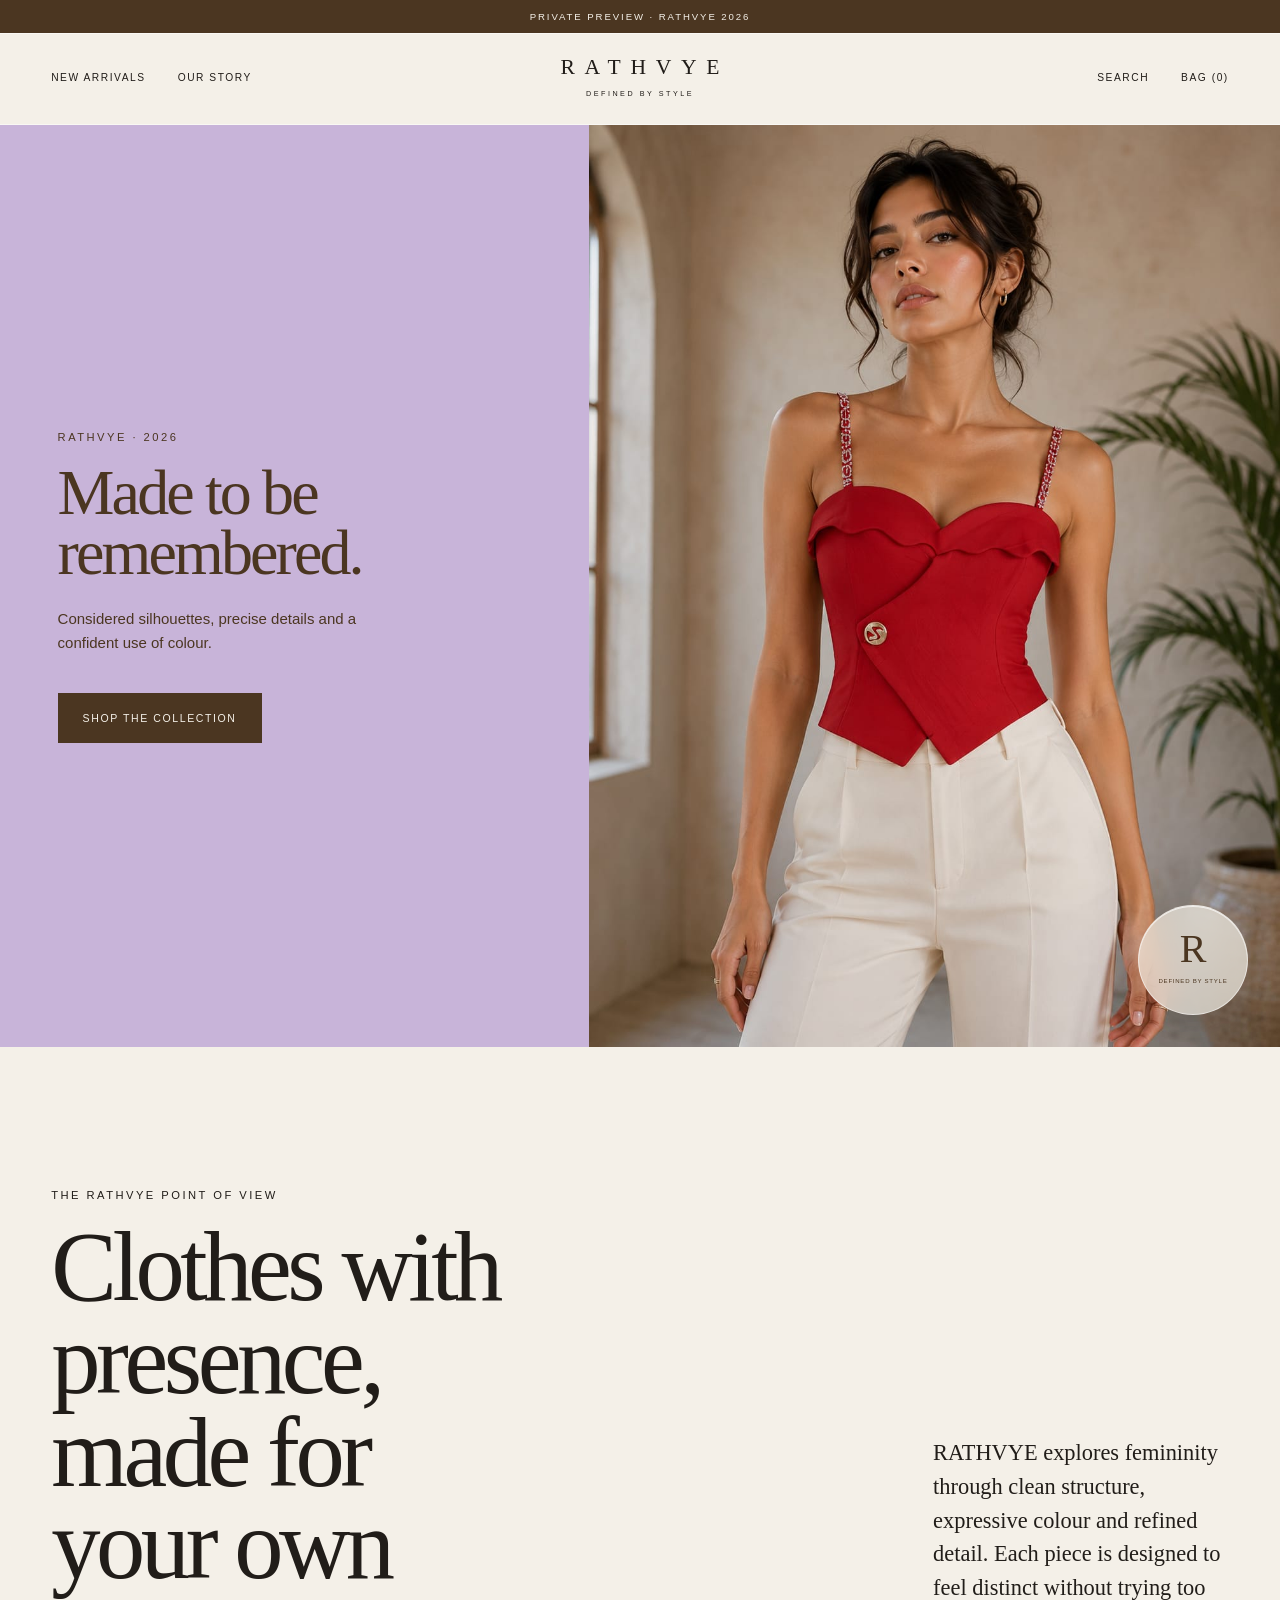
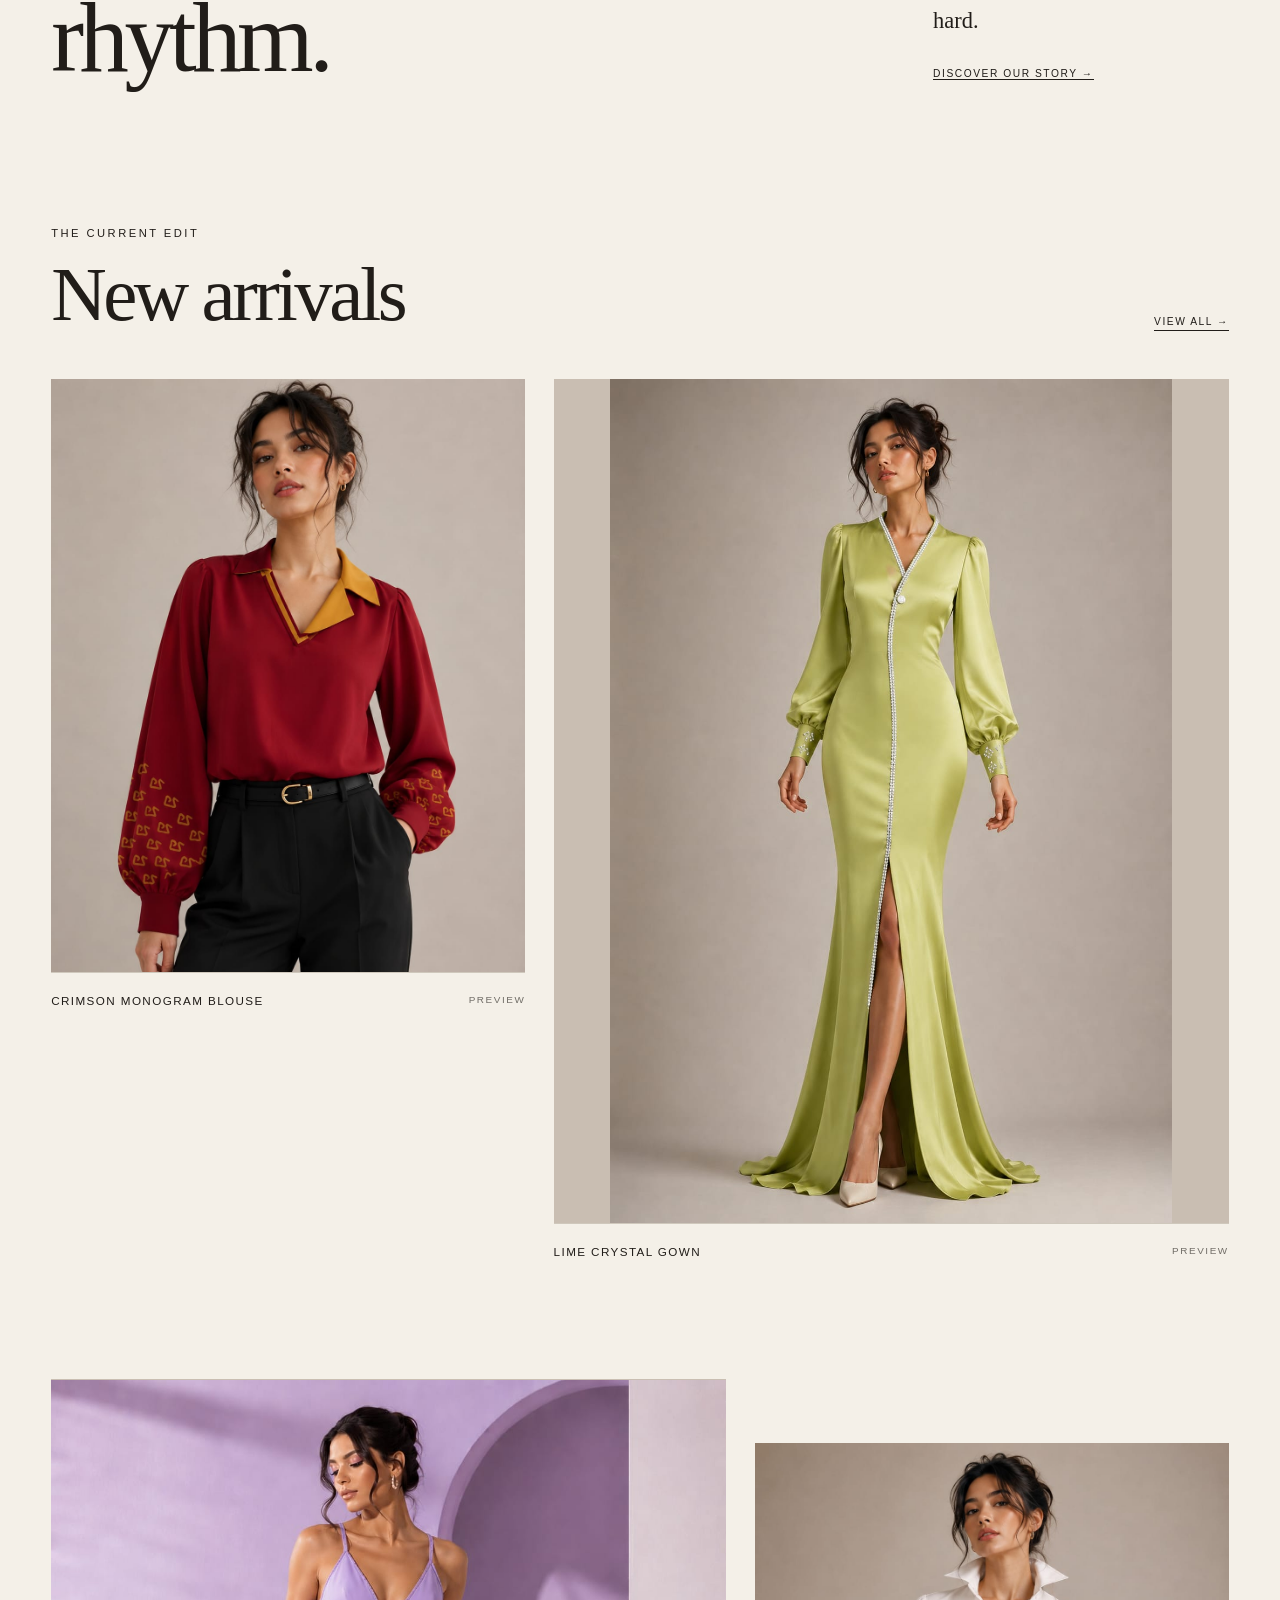
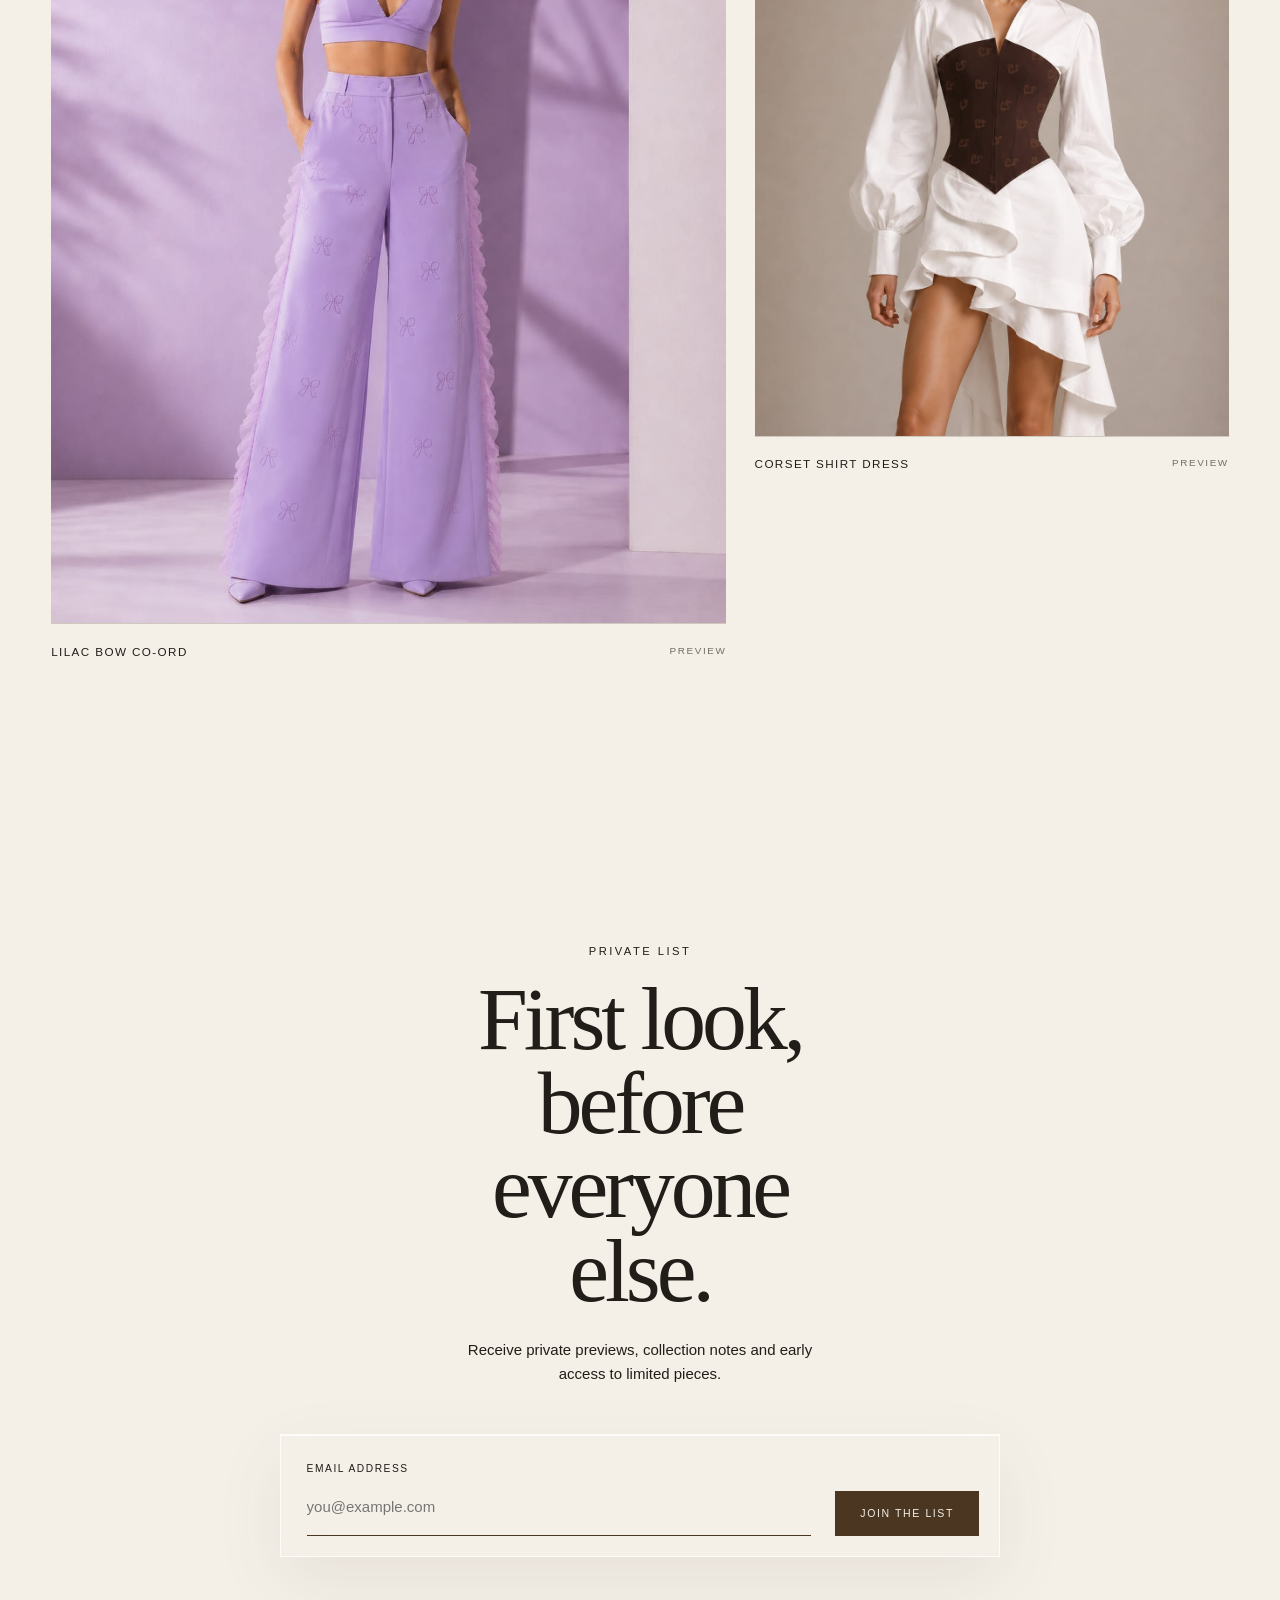
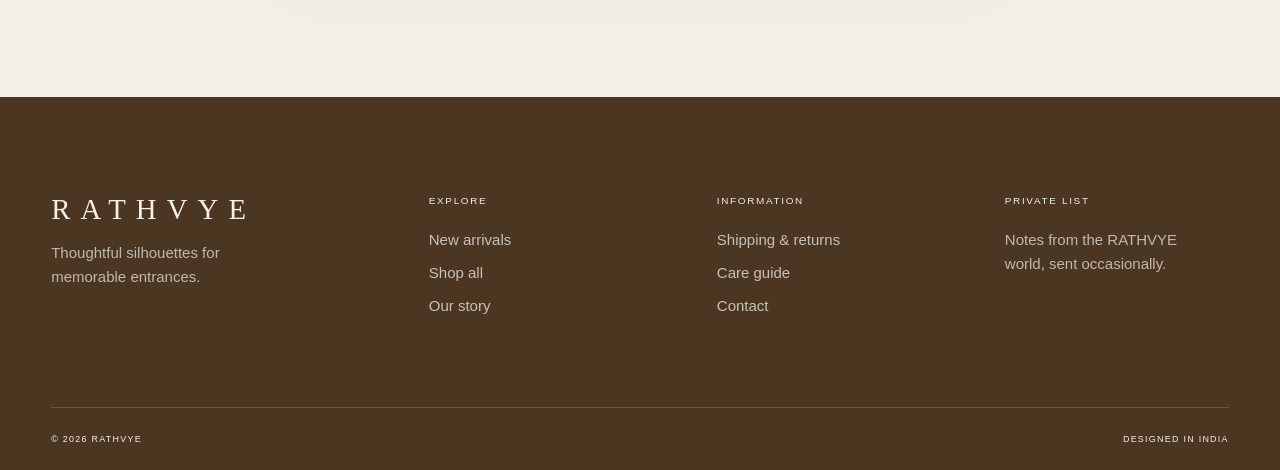
<file: preview/index.html>
<!doctype html>
<html lang="en">
<head>
  <meta charset="utf-8">
  <meta name="viewport" content="width=device-width,initial-scale=1">
  <title>RATHVYE — Defined by style</title>
  <link rel="stylesheet" href="styles.css">
</head>
<body>
  <div class="announcement">Private preview · RATHVYE 2026</div>
  <header>
    <button class="menu" aria-label="Open menu"><span></span><span></span></button>
    <nav><a href="#collection">New arrivals</a><a href="#story">Our story</a></nav>
    <a class="logo" href="#"><strong>RATHVYE</strong><small>Defined by style</small></a>
    <div class="actions"><a href="#">Search</a><a href="#">Bag (0)</a></div>
  </header>
  <main>
    <section class="hero">
      <div class="hero-copy reveal"><p class="eyebrow">RATHVYE · 2026</p><h1>Made to be remembered.</h1><p>Considered silhouettes, precise details and a confident use of colour.</p><a class="button" href="#collection">Shop the collection</a></div>
      <div class="hero-image"><img src="../assets/rathvye-hero.png" alt="Model wearing a structured red RATHVYE top"><div class="seal"><span>R</span><small>Defined by style</small></div></div>
    </section>
    <section class="manifesto reveal" id="story"><p class="eyebrow">The RATHVYE point of view</p><div><h2>Clothes with presence, made for your own rhythm.</h2><aside><p>RATHVYE explores femininity through clean structure, expressive colour and refined detail. Each piece is designed to feel distinct without trying too hard.</p><a href="#">Discover our story →</a></aside></div></section>
    <section class="collection" id="collection"><div class="section-title"><div><p class="eyebrow">The current edit</p><h2>New arrivals</h2></div><a href="#">View all →</a></div><div class="products">
      <article class="look look--portrait"><div class="product-image"><img src="../assets/rathvye-crimson-blouse.png" alt="Crimson monogram blouse with sculpted sleeves"></div><div><h3>Crimson monogram blouse</h3><span>Preview</span></div></article>
      <article class="look look--full"><div class="product-image"><img src="../assets/rathvye-lime-gown.png" alt="Lime satin crystal-trimmed gown"></div><div><h3>Lime crystal gown</h3><span>Preview</span></div></article>
      <article class="look look--full"><div class="product-image"><img src="../assets/rathvye-lilac-set.png" alt="Lilac bow-detail two-piece set"></div><div><h3>Lilac bow co-ord</h3><span>Preview</span></div></article>
      <article class="look look--portrait"><div class="product-image"><img src="../assets/rathvye-corset-shirt-dress.png" alt="White shirt dress with chocolate corset panel"></div><div><h3>Corset shirt dress</h3><span>Preview</span></div></article>
    </div></section>
    <section class="newsletter reveal"><p class="eyebrow">Private list</p><h2>First look, before everyone else.</h2><p>Receive private previews, collection notes and early access to limited pieces.</p><form><label for="email">Email address</label><div><input id="email" type="email" placeholder="you@example.com"><button class="button" type="submit">Join the list</button></div></form></section>
  </main>
  <footer><div><div><strong>RATHVYE</strong><p>Thoughtful silhouettes for memorable entrances.</p></div><div><small>Explore</small><a href="#">New arrivals</a><a href="#">Shop all</a><a href="#">Our story</a></div><div><small>Information</small><a href="#">Shipping & returns</a><a href="#">Care guide</a><a href="#">Contact</a></div><div><small>Private list</small><p>Notes from the RATHVYE world, sent occasionally.</p></div></div><div class="footer-bottom"><span>© 2026 RATHVYE</span><span>Designed in India</span></div></footer>
  <script>const observer=new IntersectionObserver(entries=>entries.forEach(entry=>{if(entry.isIntersecting){entry.target.classList.add('visible');observer.unobserve(entry.target)}}),{threshold:.12});document.querySelectorAll('.reveal').forEach(element=>observer.observe(element));</script>
</body>
</html>
</file>
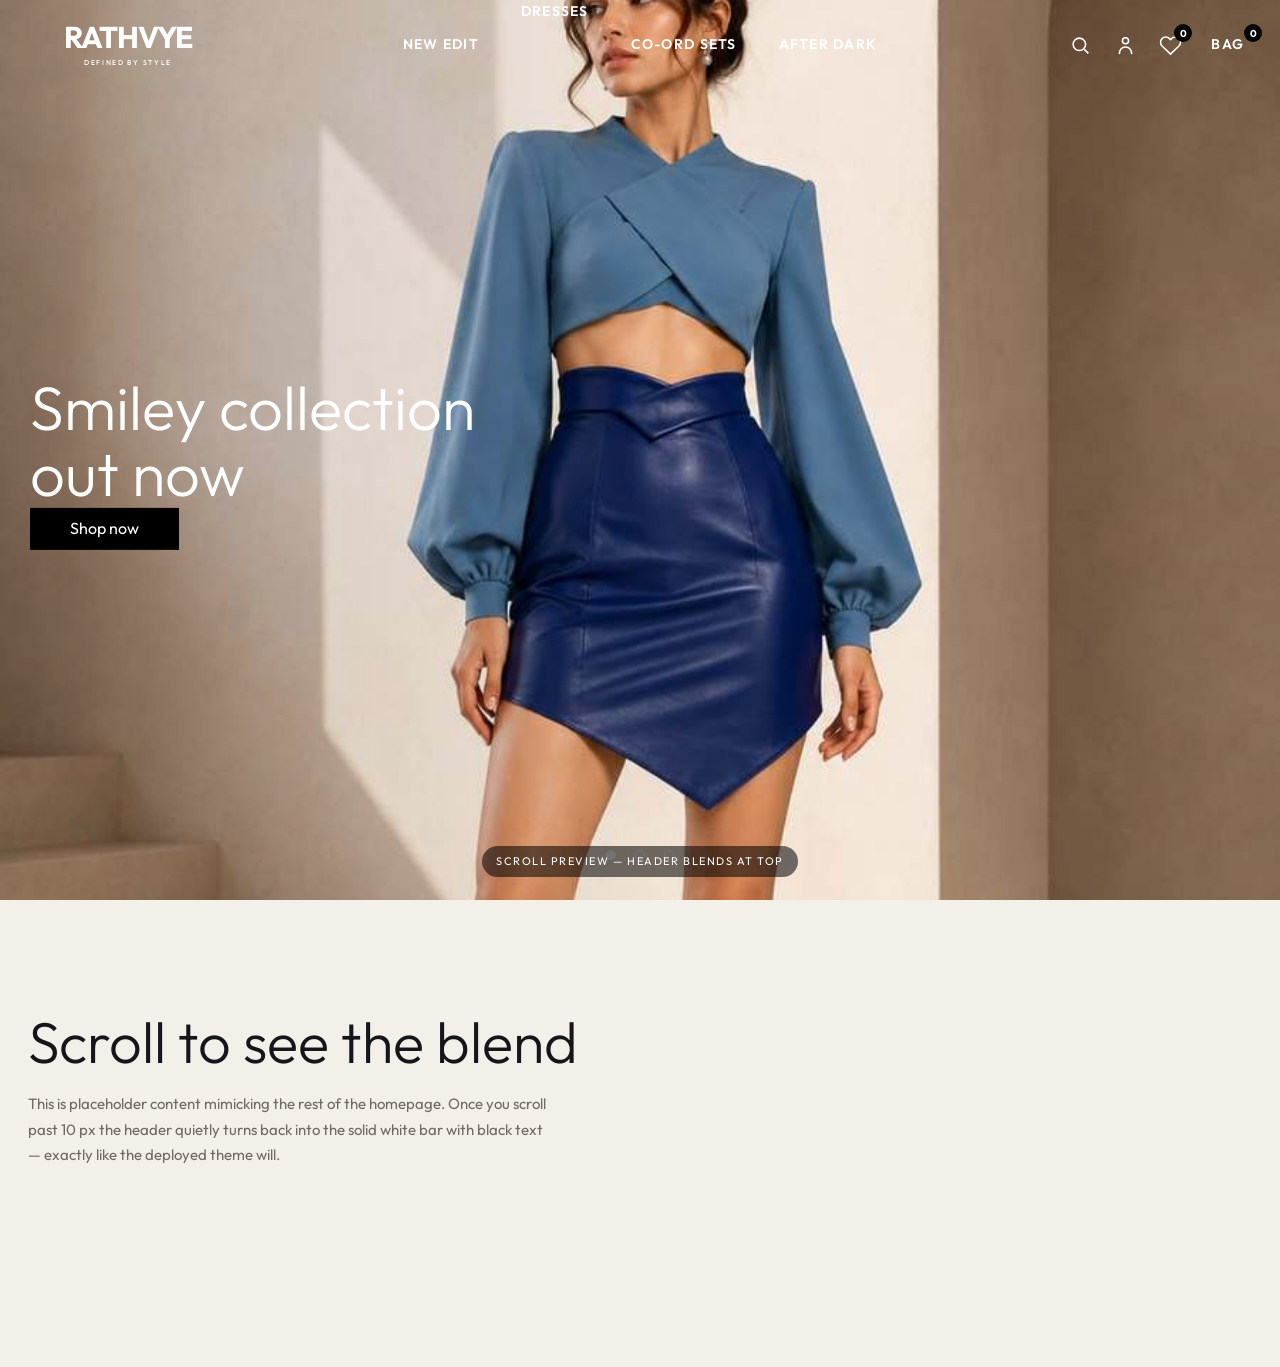
<file: preview/header-blend-preview.html>
<!doctype html>
<html lang="en">
<head>
<meta charset="utf-8">
<meta name="viewport" content="width=device-width,initial-scale=1">
<title>RATHVYE — transparent header preview</title>
<style>
@import url('https://fonts.googleapis.com/css2?family=Outfit:wght@200;300;400;500;600;700&display=swap');
:root{--ease:cubic-bezier(.16,1,.3,1);--page:1440px}
*{box-sizing:border-box}
html{scroll-behavior:smooth}
body{margin:0;background:#f3efe9;color:#16151a;font-family:'Outfit',Arial,sans-serif;font-size:15px;line-height:1.7}
img,svg{display:block;max-width:100%}
a{color:inherit;text-decoration:none}
button{font:inherit}
.page-width{width:min(calc(100% - 56px),var(--page));margin-inline:auto}
/* ===== Header (mirrors sections/header.liquid) ===== */
.site-header{position:sticky;top:0;z-index:30;background:#fff;color:#000}
.header-inner{height:90px;display:grid;grid-template-columns:200px 1fr 200px;align-items:center;gap:24px}
.wordmark{display:flex;flex-direction:column;align-items:center;font-size:30px;line-height:.9;font-weight:700;letter-spacing:-.04em}
.wordmark:after{content:"DEFINED BY STYLE";margin-top:8px;font-size:7px;font-weight:500;line-height:1;letter-spacing:.24em;white-space:nowrap}
.desktop-nav{display:flex;justify-content:center;align-items:stretch;gap:42px;height:100%}
.desktop-nav>a,.nav-dropdown>a{position:relative;display:flex;align-items:center;font-size:14px;font-weight:600;text-transform:uppercase;letter-spacing:.09em;white-space:nowrap}
.desktop-nav>a:after,.nav-dropdown>a:after{content:"";position:absolute;left:0;right:0;bottom:24px;height:1px;background:#000;transform:scaleX(0);transition:transform .3s}
.desktop-nav>a:hover:after,.nav-dropdown:hover>a:after{transform:scaleX(1)}
.header-actions{display:flex;justify-content:flex-end;align-items:center;gap:22px}
.header-actions button,.header-actions>a{position:relative;display:grid;place-items:center;min-width:22px;height:28px;border:0;padding:0;background:none;color:#000;cursor:pointer;font-family:inherit}
.header-actions svg{width:23px;height:23px;fill:none;stroke:currentColor;stroke-width:1.6}
.count-icon b,.bag-action b{position:absolute;top:-7px;right:-10px;display:grid;place-items:center;min-width:18px;height:18px;border-radius:50%;background:#000;color:#fff;font-size:10px}
.header-actions .bag-action{width:auto;min-width:48px}
.bag-action span{font-size:14px;font-weight:600;letter-spacing:.1em}
.menu-toggle{display:none}
/* ===== Overlay header (the change being previewed) ===== */
.site-header{position:fixed;left:0;top:0;width:100%;background:transparent;color:#fff;transition:background .35s ease,color .35s ease,box-shadow .35s ease}
.site-header .header-actions button,.site-header .header-actions>a{color:#fff}
.site-header .desktop-nav>a:after,.site-header .nav-dropdown>a:after{background:#fff}
.site-header.is-scrolled{background:#fff;color:#000;box-shadow:0 1px 0 rgba(0,0,0,.06)}
.site-header.is-scrolled .header-actions button,.site-header.is-scrolled .header-actions>a{color:#000}
.site-header.is-scrolled .desktop-nav>a:after,.site-header.is-scrolled .nav-dropdown>a:after{background:#000}
/* Hero takes the full viewport beneath the overlay header */
/* ===== Hero (mirrors sections/sanro-home.liquid) ===== */
.sanro-hero{position:relative;height:100vh;max-height:none;background:#ddd;overflow:hidden}
.sanro-slide{position:absolute;inset:0;background-image:linear-gradient(90deg,rgba(0,0,0,.16),transparent 58%),var(--slide-image);background-size:cover;background-position:center 20%;opacity:0;visibility:hidden;transition:opacity .7s}
.sanro-slide.is-active{opacity:1;visibility:visible}
.sanro-slide__copy{position:absolute;left:max(30px,calc((100vw - 1440px)/2 + 24px));top:50%;transform:translateY(-43%);color:#fff}
.sanro-slide h1{max-width:650px;margin:0;font-size:clamp(48px,4.8vw,70px);line-height:1.08;font-weight:300}
.sanro-slide a{display:inline-flex;height:42px;align-items:center;padding:0 40px;background:#000;color:#fff;font-size:16px;transition:background .25s,color .25s}
.sanro-slide a:hover{background:#fff;color:#000}
.sanro-dots{position:absolute;left:50%;bottom:40px;display:flex;gap:19px;transform:translateX(-50%)}
.sanro-dots button{width:10px;height:10px;padding:0;border:1px solid #fff;border-radius:50%;background:transparent;cursor:pointer}
.sanro-dots button.is-active{background:#fff}
/* Scroll demo content */
.demo-next{padding:110px 0 140px;background:#f3efe9}
.demo-next .display{font-size:clamp(34px,4.5vw,58px);font-weight:300;line-height:1.1;margin:0 0 18px}
.demo-next p{max-width:52ch;color:#6f6a63;margin:0 0 34px}
.hint{position:fixed;left:50%;bottom:12px;z-index:20;transform:translateX(-50%);padding:6px 14px;border-radius:999px;background:rgba(0,0,0,.55);color:#fff;font-size:11px;letter-spacing:.14em;text-transform:uppercase;pointer-events:none;transition:opacity .4s}
body.is-scrolled-demo .hint{opacity:0}
@media(max-width:1050px){
  .header-inner{grid-template-columns:1fr auto 1fr;height:67px}
  .desktop-nav{display:none}
  .menu-toggle{position:relative;display:block;width:44px;height:44px;padding:0;border:0;outline:0;background:transparent;cursor:pointer}
  .menu-toggle:before,.menu-toggle:after{content:"";position:absolute;left:11px;width:22px;height:1px;background:currentColor}
  .menu-toggle:before{top:17px}.menu-toggle:after{top:25px}
  .wordmark{font-size:25px;justify-self:center}
  .wordmark:after{margin-top:6px;font-size:6px;letter-spacing:.2em}
  .header-actions>a{display:none}
  .page-width{width:min(calc(100% - 30px),var(--page))}
}
</style>
</head>
<body>
<header class="site-header" data-header>
  <div class="header-inner page-width">
    <button class="menu-toggle" type="button" aria-label="Menu"></button>
    <a class="wordmark" href="#">RATHVYE</a>
    <nav class="desktop-nav" aria-label="Primary">
      <a href="#">New Edit</a>
      <div class="nav-dropdown"><a href="#">Dresses</a></div>
      <a href="#">Co-ord sets</a>
      <a href="#">After Dark</a>
    </nav>
    <div class="header-actions">
      <button type="button" aria-label="Search"><svg viewBox="0 0 24 24"><circle cx="10.8" cy="10.8" r="6.5"/><path d="m16 16 4.2 4.2"/></svg></button>
      <a href="#" aria-label="Account"><svg viewBox="0 0 24 24"><circle cx="12" cy="7" r="3.2"/><path d="M5.5 21c.4-5 2.7-7.4 6.5-7.4s6.1 2.4 6.5 7.4"/></svg></a>
      <a href="#" aria-label="Wishlist" class="count-icon"><svg viewBox="0 0 24 24"><path d="M20.8 4.8a5.4 5.4 0 0 0-7.7 0L12 5.9l-1.1-1.1a5.4 5.4 0 0 0-7.7 7.7L12 21l8.8-8.5a5.4 5.4 0 0 0 0-7.7Z"/></svg><b>0</b></a>
      <button type="button" aria-label="Open bag" class="bag-action"><span>BAG</span><b>0</b></button>
    </div>
  </div>
</header>
<section class="sanro-hero" data-sanro-slider>
  <article class="sanro-slide is-active" style="--slide-image:url('[data-uri]')">
    <div class="sanro-slide__copy"><h1>Smiley collection<br>out now</h1><a href="#">Shop now</a></div>
  </article>
  <article class="sanro-slide" style="--slide-image:url('[data-uri]')">
    <div class="sanro-slide__copy"><h1>End of<br>season sale</h1><a href="#">Shop now</a></div>
  </article>
  <article class="sanro-slide" style="--slide-image:url('[data-uri]')">
    <div class="sanro-slide__copy"><h1>Spring<br>Collection 23</h1><a href="#">Shop now</a></div>
  </article>
  <div class="sanro-dots">
    <button data-slide-dot="0" class="is-active" aria-label="Slide 1"></button>
    <button data-slide-dot="1" aria-label="Slide 2"></button>
    <button data-slide-dot="2" aria-label="Slide 3"></button>
  </div>
</section>
<section class="demo-next">
  <div class="page-width">
    <h2 class="display">Scroll to see the blend</h2>
    <p>This is placeholder content mimicking the rest of the homepage. Once you scroll past 10&nbsp;px the header quietly turns back into the solid white bar with black text — exactly like the deployed theme will.</p>
    <a href="#" class="sanro-slide" onclick="window.scrollTo({top:0,behavior:'smooth'});return false" style="position:static;display:inline-flex">Back to top</a>
  </div>
</section>
<p class="hint">Scroll preview — header blends at top</p>
<script>
const header=document.querySelector('[data-header]');
const sync=()=>{const s=(window.scrollY||document.documentElement.scrollTop||0)>10;header.classList.toggle('is-scrolled',s);document.body.classList.toggle('is-scrolled-demo',s)};
window.addEventListener('scroll',sync,{passive:true});sync();
const slider=document.querySelector('[data-sanro-slider]');
const slides=[...slider.querySelectorAll('.sanro-slide')],dots=[...slider.querySelectorAll('[data-slide-dot]')];
let current=0,timer;
const show=i=>{current=(i+slides.length)%slides.length;slides.forEach((s,n)=>s.classList.toggle('is-active',n===current));dots.forEach((d,n)=>d.classList.toggle('is-active',n===current))};
const reset=()=>{clearInterval(timer);timer=setInterval(()=>show(current+1),6500)};
dots.forEach((d,i)=>d.addEventListener('click',()=>{show(i);reset()}));
reset();
</script>
</body>
</html>
</file>
<file: preview/styles.css>
:root{--lilac:#c8b4d9;--coffee:#4b3621;--ivory:#f4f0e8;--ink:#211d19;--ease:cubic-bezier(.16,1,.3,1)}
*{box-sizing:border-box}html{scroll-behavior:smooth}body{margin:0;background:var(--ivory);color:var(--ink);font-family:Arial,Helvetica,sans-serif;font-size:15px;line-height:1.6}a{color:inherit;text-decoration:none}img{display:block;width:100%}.announcement{text-align:center;background:var(--coffee);color:var(--ivory);padding:.55rem;text-transform:uppercase;letter-spacing:.2em;font-size:.6rem}header{min-height:92px;display:grid;grid-template-columns:1fr auto 1fr;align-items:center;padding:0 4vw;border-bottom:1px solid rgba(75,54,33,.16);position:relative;z-index:4;background:var(--ivory)}nav,.actions{display:flex;gap:2rem}.actions{justify-content:flex-end}header a{text-transform:uppercase;letter-spacing:.15em;font-size:.64rem}.logo{text-align:center!important}.logo strong{font:400 1.35rem/1 Georgia,serif;letter-spacing:.45em;display:block;margin-right:-.45em}.logo small{font-size:.45rem;letter-spacing:.35em;display:block;margin-top:.6rem}.menu{display:none;border:0;background:none}.menu span{display:block;width:22px;height:1px;background:var(--ink);margin:5px}.hero{display:grid;grid-template-columns:42% 58%;min-height:calc(100dvh - 124px);background:var(--lilac);color:var(--coffee)}.hero-copy{align-self:center;padding:8vw}.eyebrow{text-transform:uppercase;letter-spacing:.22em;font-size:.7rem;margin:0 0 1rem}.hero h1,.manifesto h2,.section-title h2,.story h2,.newsletter h2{font-family:Georgia,'Times New Roman',serif;font-weight:400;letter-spacing:-.045em;line-height:.94}.hero h1{font-size:clamp(3.6rem,7vw,7.5rem);max-width:7ch;margin:.2rem 0 1.5rem}.hero-copy>p:not(.eyebrow){max-width:37ch;margin-bottom:2.4rem}.button{display:inline-flex;align-items:center;justify-content:center;background:var(--coffee);color:var(--ivory);border:1px solid var(--coffee);padding:.95rem 1.5rem;text-transform:uppercase;letter-spacing:.15em;font-size:.66rem;transition:.35s var(--ease)}.button:hover{background:transparent;color:var(--coffee)}.hero-image{position:relative;overflow:hidden}.hero-image>img{height:100%;object-fit:cover}.seal{position:absolute;right:2rem;bottom:2rem;width:110px;height:110px;border-radius:50%;background:rgba(244,240,232,.88);color:var(--coffee);backdrop-filter:blur(10px);display:flex;flex-direction:column;align-items:center;justify-content:center}.seal span{font:2.5rem/.8 Georgia,serif}.seal small{text-transform:uppercase;letter-spacing:.12em;font-size:.38rem;margin-top:.7rem}.manifesto{padding:11vw 4vw}.manifesto>div{display:grid;grid-template-columns:1.45fr .55fr;gap:8vw;align-items:end}.manifesto h2{font-size:clamp(3rem,7.7vw,8rem);max-width:10ch;margin:0}.manifesto aside p{font:1.4rem/1.5 Georgia,serif}.manifesto aside a,.section-title>a{text-transform:uppercase;letter-spacing:.15em;font-size:.64rem;border-bottom:1px solid}.collection{padding:0 4vw 11vw}.section-title{display:flex;justify-content:space-between;align-items:end;margin-bottom:3rem}.section-title h2{font-size:clamp(3rem,6vw,5.5rem);margin:0}.products{display:grid;grid-template-columns:repeat(4,1fr);gap:1.2rem}.product-image{aspect-ratio:3/4;overflow:hidden;background:var(--lilac)}.product-image img{height:100%;object-fit:cover;transition:transform .7s var(--ease)}article:hover .product-image img{transform:scale(1.025)}.crop-one img{object-position:50% 28%}.crop-two img{object-position:0 0}.lilac{display:grid;place-items:center}.lilac span{font:9rem Georgia,serif;color:var(--coffee)}.brown{background:var(--coffee)}.brown img{mix-blend-mode:luminosity;object-position:50% 20%}article>div:last-child{display:flex;justify-content:space-between;gap:1rem;padding-top:1rem}article h3,article span{font-size:.73rem;font-weight:400;margin:0;text-transform:uppercase;letter-spacing:.08em}.story{display:grid;grid-template-columns:1.15fr .85fr;background:var(--coffee);color:var(--ivory)}.story-image{min-height:760px;overflow:hidden}.story-image img{height:100%;object-fit:cover;object-position:center}.story-copy{align-self:center;padding:8vw}.story h2{font-size:clamp(3.3rem,6vw,6.5rem);margin:.3rem 0 1.5rem}.story-copy>p:not(.eyebrow){max-width:38ch;margin-bottom:2.2rem}.button.light{background:var(--ivory);border-color:var(--ivory);color:var(--coffee)}.button.light:hover{background:transparent;color:var(--ivory)}.newsletter{text-align:center;padding:11vw 4vw}.newsletter h2{font-size:clamp(3rem,7vw,7rem);max-width:10ch;margin:.2rem auto 1.5rem}.newsletter>p:not(.eyebrow){max-width:45ch;margin:0 auto 3rem}.newsletter form{max-width:650px;margin:auto;text-align:left}.newsletter label{text-transform:uppercase;letter-spacing:.15em;font-size:.64rem}.newsletter form>div{display:grid;grid-template-columns:1fr auto;gap:1.5rem;align-items:end}.newsletter input{border:0;border-bottom:1px solid var(--coffee);background:transparent;padding:1rem 0;font:inherit;min-width:0}footer{background:var(--coffee);color:var(--ivory);padding:6rem 4vw 1.5rem}footer>div:first-child{display:grid;grid-template-columns:1.4fr 1fr 1fr 1fr;gap:4rem}footer strong{font:400 1.8rem Georgia,serif;letter-spacing:.35em}footer p{max-width:25ch;color:rgba(244,240,232,.7)}footer small{display:block;text-transform:uppercase;letter-spacing:.17em;font-size:.62rem;margin-bottom:1.2rem}footer a{display:block;color:rgba(244,240,232,.75);margin:.55rem 0}.footer-bottom{display:flex;justify-content:space-between;border-top:1px solid rgba(244,240,232,.18);padding-top:1.5rem;margin-top:5rem;text-transform:uppercase;letter-spacing:.14em;font-size:.56rem}.reveal{opacity:0;transform:translateY(24px);transition:opacity 1s var(--ease),transform 1s var(--ease)}.reveal.visible{opacity:1;transform:none}
@media(max-width:800px){header{min-height:74px}.menu{display:block}header nav{display:none}.actions a:first-child{display:none}.hero{grid-template-columns:1fr}.hero-image{order:-1;height:58dvh}.hero-copy{padding:4rem 1.5rem}.manifesto{padding:7rem 1.5rem}.manifesto>div{grid-template-columns:1fr;gap:3rem}.collection{padding:0 1.5rem 7rem}.products{grid-template-columns:1fr 1fr}.story{grid-template-columns:1fr}.story-image{min-height:65dvh}.story-copy{padding:5rem 1.5rem}.newsletter{padding:7rem 1.5rem}footer{padding:5rem 1.5rem 1.5rem}footer>div:first-child{grid-template-columns:1fr 1fr}footer>div:first-child>div:first-child,footer>div:first-child>div:last-child{grid-column:1/-1}}
@media(max-width:480px){header{padding:0 1rem}.logo strong{font-size:1rem}.actions{gap:.5rem}.products{gap:.8rem}.product-image{aspect-ratio:2/3}article>div:last-child{display:block}article span{display:block;margin-top:.35rem}.newsletter form>div{grid-template-columns:1fr}.footer-bottom{flex-direction:column;gap:.5rem}}
@view-transition{navigation:auto}header{position:sticky;top:0;background:rgba(244,240,232,.78);border-bottom-color:rgba(255,255,255,.5);box-shadow:inset 0 1px 0 rgba(255,255,255,.52);backdrop-filter:blur(18px) saturate(115%)}.seal{border:1px solid rgba(255,255,255,.52);background:rgba(244,240,232,.68);box-shadow:inset 0 1px 0 rgba(255,255,255,.68),0 20px 50px rgba(75,54,33,.14);backdrop-filter:blur(16px) saturate(120%)}.newsletter form{max-width:720px;padding:1.25rem 1.25rem 1.25rem 1.6rem;border:1px solid rgba(255,255,255,.72);background:rgba(244,240,232,.58);box-shadow:inset 0 1px 0 rgba(255,255,255,.74),0 24px 70px rgba(75,54,33,.08);backdrop-filter:blur(18px) saturate(112%)}
.hero{grid-template-columns:46% 54%}.hero-copy{padding:clamp(3rem,4.5vw,5.5rem)}.hero h1{font-size:clamp(3.15rem,5vw,5.9rem);max-width:10ch;overflow-wrap:normal;word-break:normal;text-wrap:balance}@media(max-width:800px){.hero{grid-template-columns:1fr}.hero-copy{padding:4rem 1.5rem}.hero h1{font-size:clamp(3rem,13vw,4.7rem);max-width:11ch}}
.products{grid-template-columns:repeat(12,minmax(0,1fr));gap:clamp(1rem,2.2vw,2.5rem);align-items:start}.look:nth-child(1),.look:nth-child(4){grid-column:span 5}.look:nth-child(2),.look:nth-child(3){grid-column:span 7}.look:nth-child(3){margin-top:clamp(2rem,7vw,7rem)}.look:nth-child(4){margin-top:clamp(2rem,12vw,12rem)}.look .product-image{position:relative;aspect-ratio:4/5;background:#d8cec2}.look--full .product-image{background:#c9beb2}.look--full .product-image img{object-fit:contain;object-position:center bottom}.look--portrait .product-image img{object-fit:cover;object-position:center 18%}.look>div:last-child{padding-top:1.15rem;border-top:1px solid rgba(75,54,33,.22)}.look h3{letter-spacing:.12em}.look span{font-size:.62rem;letter-spacing:.16em;color:rgba(33,29,25,.62)}
@media(max-width:800px){.products{grid-template-columns:1fr 1fr;gap:2.5rem .8rem}.look:nth-child(n){grid-column:auto;margin-top:0}.look .product-image{aspect-ratio:3/4}.look--full .product-image img{object-fit:cover;object-position:center top}.look>div:last-child{display:block}.look span{margin-top:.35rem}}
@media(prefers-reduced-motion:reduce){*{scroll-behavior:auto!important;transition:none!important}.reveal{opacity:1;transform:none}}
</file>
